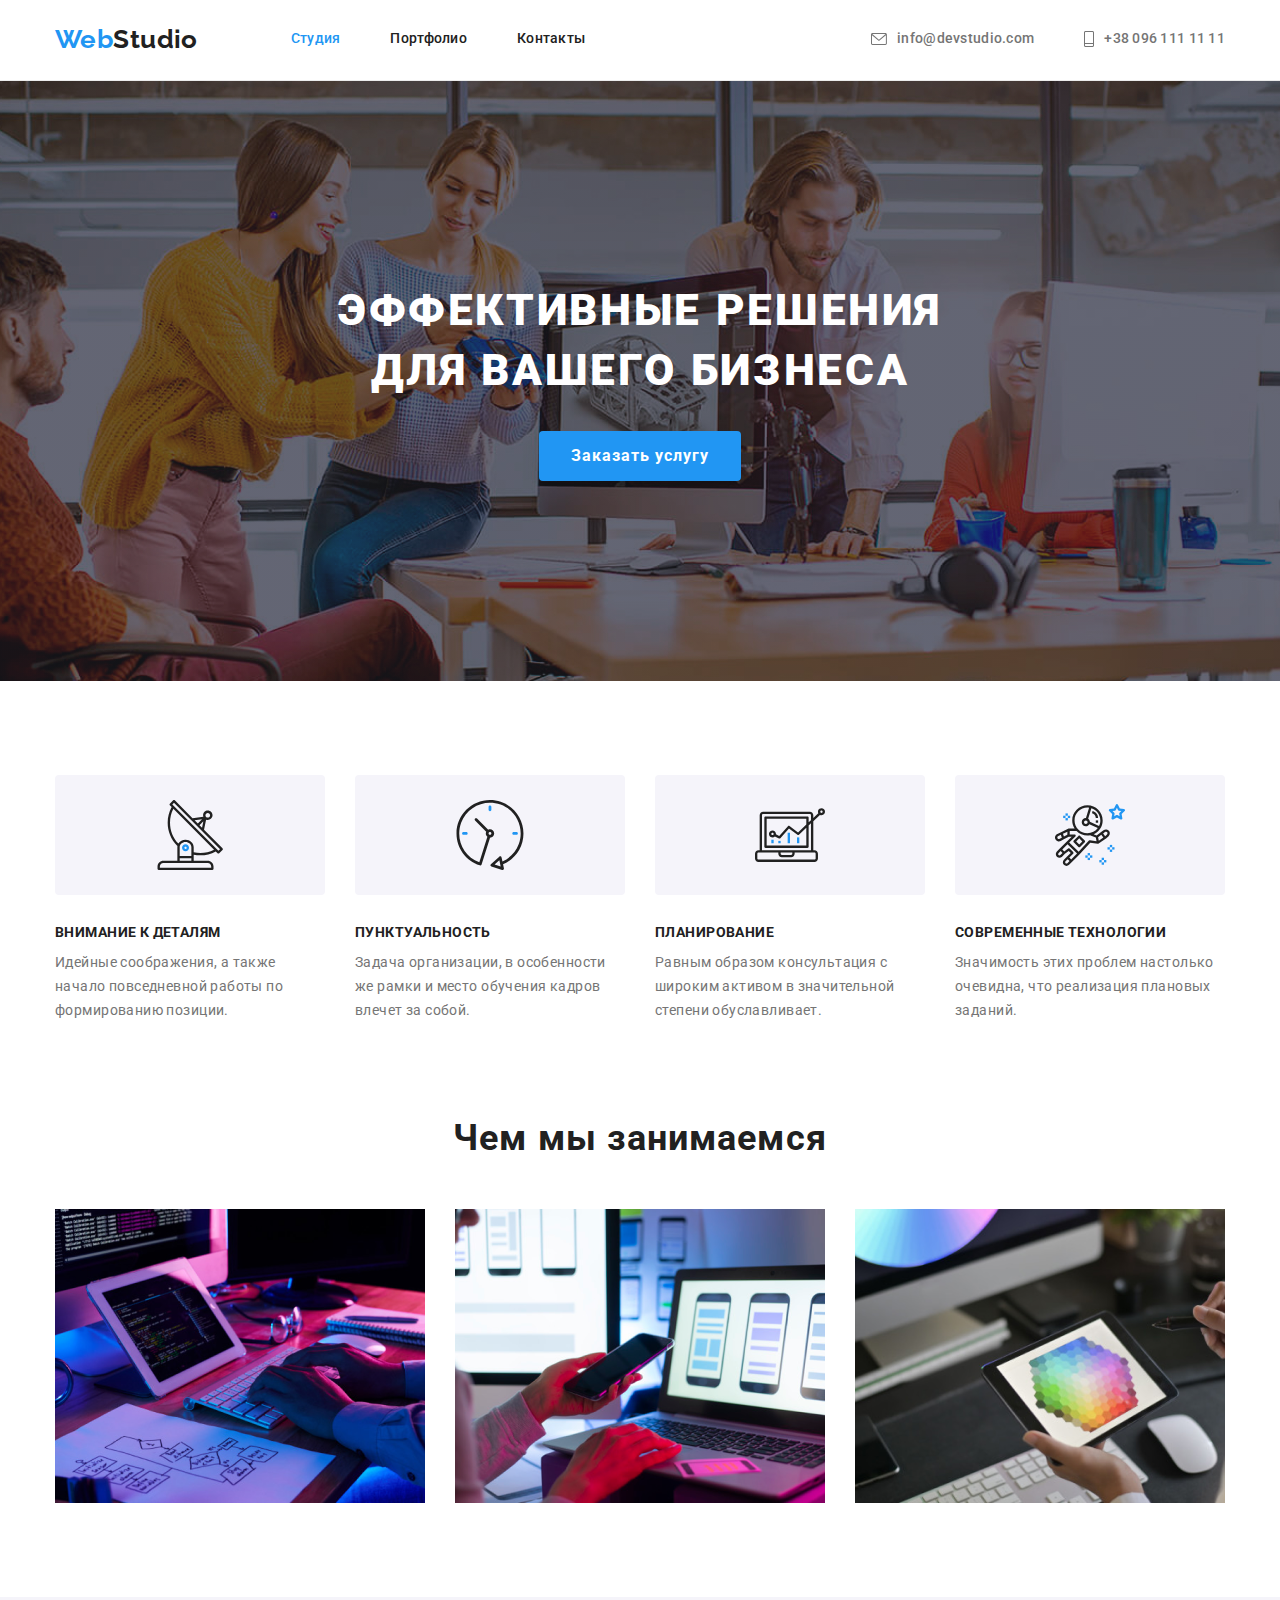
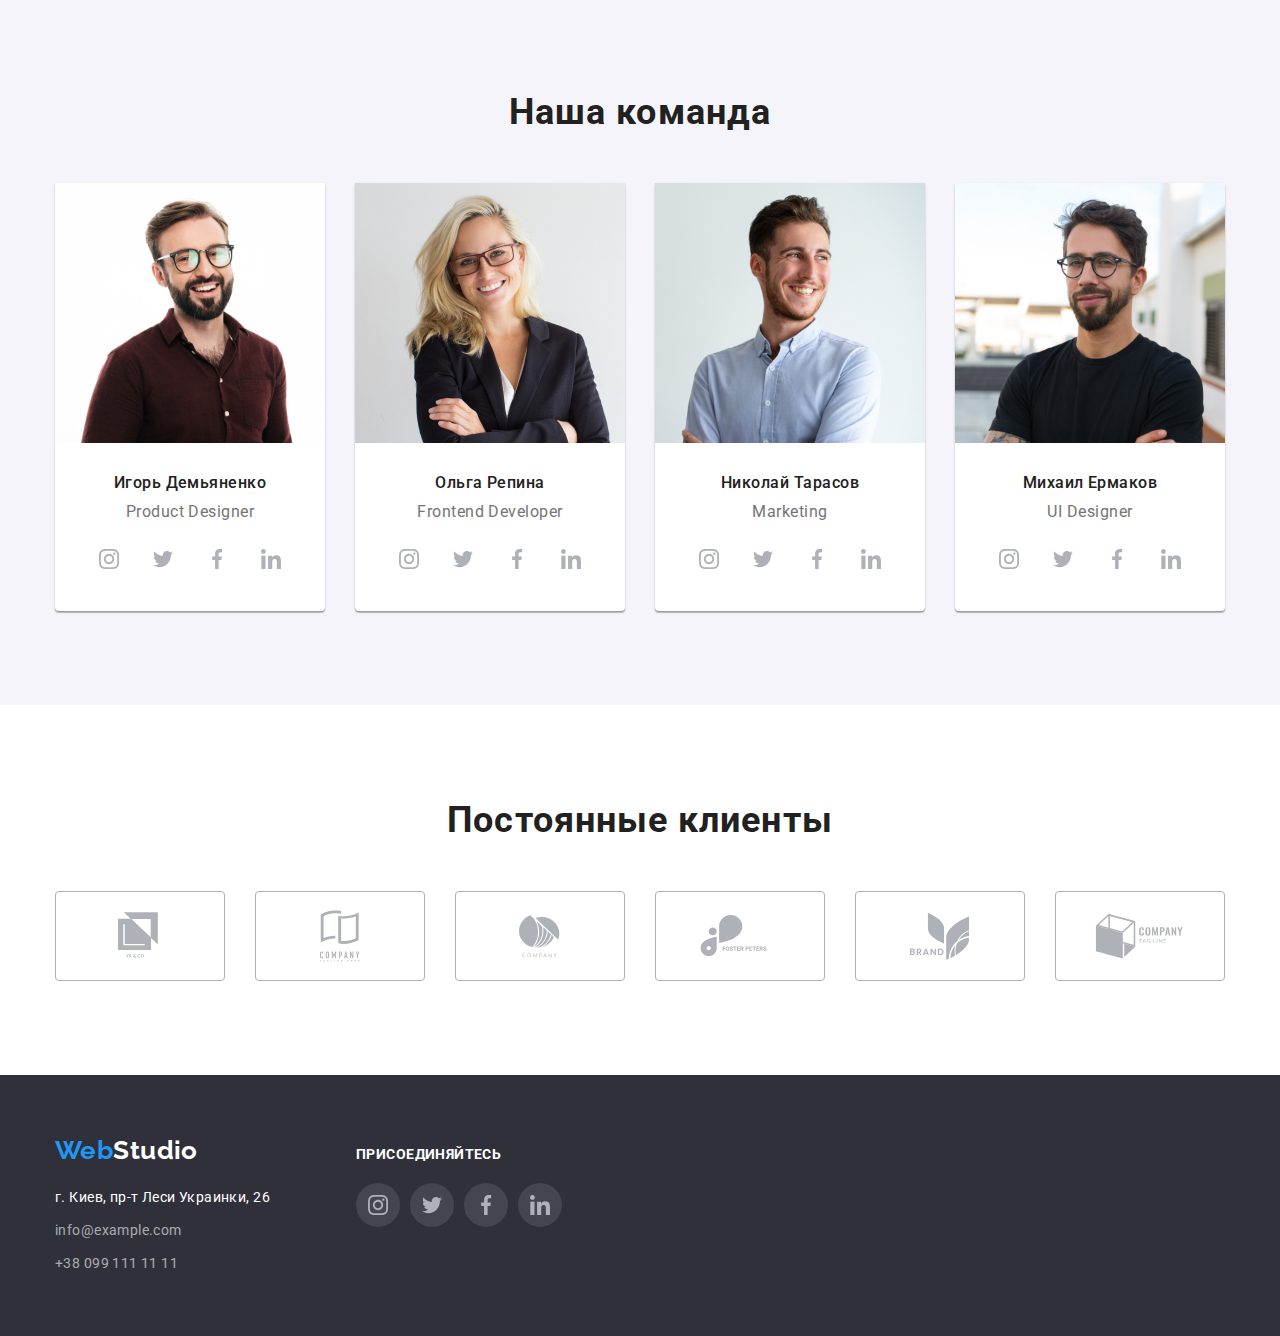
<file: index.html>
<!DOCTYPE html>
<html lang="ru">
<head>
    <meta charset="UTF-8">
    <meta name="viewport" content="width=device-width, initial-scale=1.0">
    <!--ПОДКЛЮЧЕНИЕ СТИЛЕЙ-->
    <link rel="stylesheet" href="./css/style.css">
    <link rel="preconnect" href="https://fonts.gstatic.com">
    <link href="https://fonts.googleapis.com/css2?family=Raleway:wght@700&family=Roboto:wght@400;500;700;900&display=swap" rel="stylesheet" />
    <link rel="stylesheet" href="./css/modern-normalize.css">

    <title>WebStudio</title>

</head>

<body>
    <!-- Шапка сайта -->

    <header>
        <div class="container nav">
            <nav class="main-nav">
                <a class="header-logo" href="./index.html">
                    <span>Web</span>
                    <span class="studio">Studio</span></a>
                <ul class="site-nav">
                    <li><a class="link current" href="./index.html">Студия</a></li>
                    <li><a class="link" href="./portfolio.html">Портфолио</a></li>
                    <li><a class="link" href="">Контакты</a></li>
                </ul>
            </nav>
            <ul class="contacts-header">
                <li class="item">
                    <a class="link" href="mailto:info@devstudio.com">
                        <svg class="contact-icon" width="16" height="12">
                            <use href="./images/symbol-defs.svg#envelope"></use>
                        </svg>
                        info@devstudio.com
                    </a>
                </li>
                <li class="item">
                    <a class="link" href="tell:+380961111111">
                        <svg width="10" height="16">
                            <use href="./images/symbol-defs.svg#phone"></use>
                        </svg>
                        +38 096 111 11 11
                    </a>
                </li>
            </ul>
        </div>
    </header>

    <main>
    <!-- Герой -->
        <section class="hero">
            <h1 class="hero-title">Эффективные решения<br> для вашего бизнеса</h1>
            <a class="hero-buton" href="">
                <span>Заказать услугу</span>
            </a>
        </section>
    <!-- Особенности -->
        <section class="features section">
            <div class="container">
                <h2 class="section-title hidden">Особенности</h2>
                <ul class="features-list">
                    <li>
                        <div>
                            <svg width="70" height="70">
                            <use href="./images/symbol-defs.svg#antenna"></use>
                        </svg>
                        </div>
                        <h3>Внимание к деталям</h3>
                        <p>Идейные соображения, а также начало повседневной работы по формированию позиции.</p>
                    </li>
                    <li>
                        <div>
                            <svg width="70" height="70">
                                <use href="./images/symbol-defs.svg#clock"></use>
                            </svg>
                        </div>
                        <h3>Пунктуальность</h3>
                        <p>Задача организации, в особенности же рамки и место обучения кадров влечет за собой.</p>
                    </li>
                    <li>
                        <div>
                            <svg width="70" height="70">
                                <use href="./images/symbol-defs.svg#diagram"></use>
                            </svg>
                        </div>
                        <h3>Планирование</h3>
                        <p>Равным образом консультация с широким активом в значительной степени обуславливает.</p>
                    </li>
                    <li>
                        <div>
                            <svg width="70" height="70">
                                <use href="./images/symbol-defs.svg#astronaut"></use>
                            </svg>
                        </div>
                        <h3>Современные технологии</h3>
                        <p>Значимость этих проблем настолько очевидна, что реализация плановых заданий.</p>
                    </li>
                </ul>
            </div>
        </section>
    <!-- Чем мы занимаемся -->
        <section class="our-directions section">
            <div class="container">
                <h2 class="section-title">Чем мы занимаемся</h2>
                <ul class="directions-list">
                    <li><img src="./images/img_1.png" alt="technology1" width="370" /></li>
                    <li><img src="./images/img_2.png" alt="technology2" width="370" /></li>
                    <li><img src="./images/img_3.png" alt="technology3" width="370" /></li>
                </ul>
            </div>
        </section>
    <!-- Наша команда -->
        <section class="team section">
            <div class="container">  
                <h2 class="section-title">Наша команда</h2>
                <ul class="team-list">
                    <li>
                        <img src="./images/Product_Designer.jpg" alt="Игорь Демьяненко" width="270" />
                        <div class="team-container">
                            <h3>Игорь Демьяненко</h3>
                            <p>Product Designer</p>
                        </div>
                        <div class="social-container">
                            <ul class="social-icon">
                                <li>
                                    <a href="">
                                        <svg width="20" height="20">
                                            <use href="./images/symbol-defs.svg#instagram"></use>
                                        </svg>
                                    </a>
                                </li>
                                <li>
                                    <a href="">
                                        <svg width="20" height="20">
                                            <use href="./images/symbol-defs.svg#twitter"></use>
                                        </svg>
                                    </a>
                                </li>
                                <li>
                                    <a href="">
                                        <svg width="20" height="20">
                                            <use href="./images/symbol-defs.svg#facebook"></use>
                                        </svg>
                                    </a>
                                </li>
                                <li>
                                    <a href="">
                                        <svg width="20" height="20">
                                            <use href="./images/symbol-defs.svg#linkedin"></use>
                                        </svg>
                                    </a>
                                </li>
                            </ul> 
                        </div>
                    </li>
                    <li>
                        <img src="./images/Frontend_Developer.jpg" alt="Ольга Репина" width="270" />
                        <div class="team-container">
                            <h3 class="team-title">Ольга Репина</h3>
                            <p>Frontend Developer</p>
                            <div class="social-container">
                                <ul class="social-icon">
                                    <li>
                                        <a href="">
                                            <svg width="20" height="20">
                                                <use href="./images/symbol-defs.svg#instagram"></use>
                                            </svg>
                                        </a>
                                    </li>
                                    <li>
                                        <a href="">
                                            <svg width="20" height="20">
                                                <use href="./images/symbol-defs.svg#twitter"></use>
                                            </svg>
                                        </a>
                                    </li>
                                    <li>
                                        <a href="">
                                            <svg width="20" height="20">
                                                <use href="./images/symbol-defs.svg#facebook"></use>
                                            </svg>
                                        </a>
                                    </li>
                                    <li>
                                        <a href="">
                                            <svg width="20" height="20">
                                                <use href="./images/symbol-defs.svg#linkedin"></use>
                                            </svg>
                                        </a>
                                    </li>
                                </ul>
                            </div>
                        </div>
                    </li>
                    <li>
                        <img src="./images/Marketing.jpg" alt="Николай Тарасов" width="270" />
                        <div class="team-container">
                            <h3 class="team-title">Николай Тарасов</h3>
                            <p>Marketing</p>
                            <div class="social-container">
                                <ul class="social-icon">
                                    <li>
                                        <a href="">
                                            <svg width="20" height="20">
                                                <use href="./images/symbol-defs.svg#instagram"></use>
                                            </svg>
                                        </a>
                                    </li>
                                    <li>
                                        <a href="">
                                            <svg width="20" height="20">
                                                <use href="./images/symbol-defs.svg#twitter"></use>
                                            </svg>
                                        </a>
                                    </li>
                                    <li>
                                        <a href="">
                                            <svg width="20" height="20">
                                                <use href="./images/symbol-defs.svg#facebook"></use>
                                            </svg>
                                        </a>
                                    </li>
                                    <li>
                                        <a href="">
                                            <svg width="20" height="20">
                                                <use href="./images/symbol-defs.svg#linkedin"></use>
                                            </svg>
                                        </a>
                                    </li>
                                </ul>
                            </div>
                        </div>
                    </li>
                    <li>
                        <img src="./images/UI_Designer.jpg" alt="Михаил Ермаков" width="270" />
                        <div class="team-container">
                            <h3 class="team-title">Михаил Ермаков</h3>
                            <p>UI Designer</p>
                            <div class="social-container">
                                <ul class="social-icon">
                                    <li>
                                        <a href="">
                                            <svg width="20" height="20">
                                                <use href="./images/symbol-defs.svg#instagram"></use>
                                            </svg>
                                        </a>
                                    </li>
                                    <li>
                                        <a href="">
                                            <svg width="20" height="20">
                                                <use href="./images/symbol-defs.svg#twitter"></use>
                                            </svg>
                                        </a>
                                    </li>
                                    <li>
                                        <a href="">
                                            <svg width="20" height="20">
                                                <use href="./images/symbol-defs.svg#facebook"></use>
                                            </svg>
                                        </a>
                                    </li>
                                    <li>
                                        <a href="">
                                            <svg width="20" height="20">
                                                <use href="./images/symbol-defs.svg#linkedin"></use>
                                            </svg>
                                        </a>
                                    </li>
                                </ul>
                            </div>
                        </div>
                    </li>
                </ul>
            </div>
        </section>
    <!--Постоянные клиенты-->
        <section class="client section">
            <div class="container">
                <h2 class="section-title">Постоянные клиенты</h2>
                <ul class="client-list">
                    <li>
                        <a href="">
                            <svg width="44" height="49">
                                <use href="./images/symbol-defs.svg#logo_1"></use>
                            </svg>
                        </a>
                    </li>
                    <li>
                        <a href="">
                        <svg width="40" height="52">
                            <use href="./images/symbol-defs.svg#logo_2"></use>
                        </svg>
                        </a>
                    </li>
                    <li>
                        <a href="">
                        <svg width="41" height="43">
                            <use href="./images/symbol-defs.svg#logo_3"></use>
                        </svg>
                        </a>
                    </li>
                    <li>
                        <a href="">
                        <svg width="80" height="42">
                            <use href="./images/symbol-defs.svg#logo_4"></use>
                        </svg>
                        </a>
                    </li>
                    <li>
                        <a href="">
                        <svg width="59" height="47">
                            <use href="./images/symbol-defs.svg#logo_5"></use>
                        </svg>
                        </a>
                    </li>
                    <li>
                        <a href="">
                        <svg width="89" height="45">
                            <use href="./images/symbol-defs.svg#logo_6"></use>
                        </svg>
                        </a>
                    </li>
                </ul>
            </div>
        </section>
    </main>
    <!--Подвал-->
    <footer class="fooder">
        <div class="container">
            <div class="info">
                <a class="fooder-logo" href="./index.html">
                    <span>Web</span>
                    <span class="studio">Studio</span>
                </a>
                <address class="addres"> г. Киев, пр-т Леси Украинки, 26</address>
                <ul class="contacts-fooder">
                    <li><a href="mailto:info@devstudio.com">info@example.com</a></li>
                    <li><a href="tell:+380961111111">+38 099 111 11 11</a></li>
                </ul>
            </div>
            <div class="social-container">
                <p>Присоединяйтесь</p>
                <ul class="social-icon">
                    <li>
                        <a href="">
                            <svg width="20" height="20">
                                <use href="./images/symbol-defs.svg#instagram"></use>
                            </svg>
                        </a>
                    </li>
                    <li>
                        <a href="">
                            <svg width="20" height="20">
                                <use href="./images/symbol-defs.svg#twitter"></use>
                            </svg>
                        </a>
                    </li>
                    <li>
                        <a href="">
                            <svg width="20" height="20">
                                <use href="./images/symbol-defs.svg#facebook"></use>
                            </svg>
                        </a>
                    </li>
                    <li>
                        <a href="">
                            <svg width="20" height="20">
                                <use href="./images/symbol-defs.svg#linkedin"></use>
                            </svg>
                        </a>
                    </li>
                </ul>
            </div>
        </div>
    </footer>
</body>
</html>
</file>
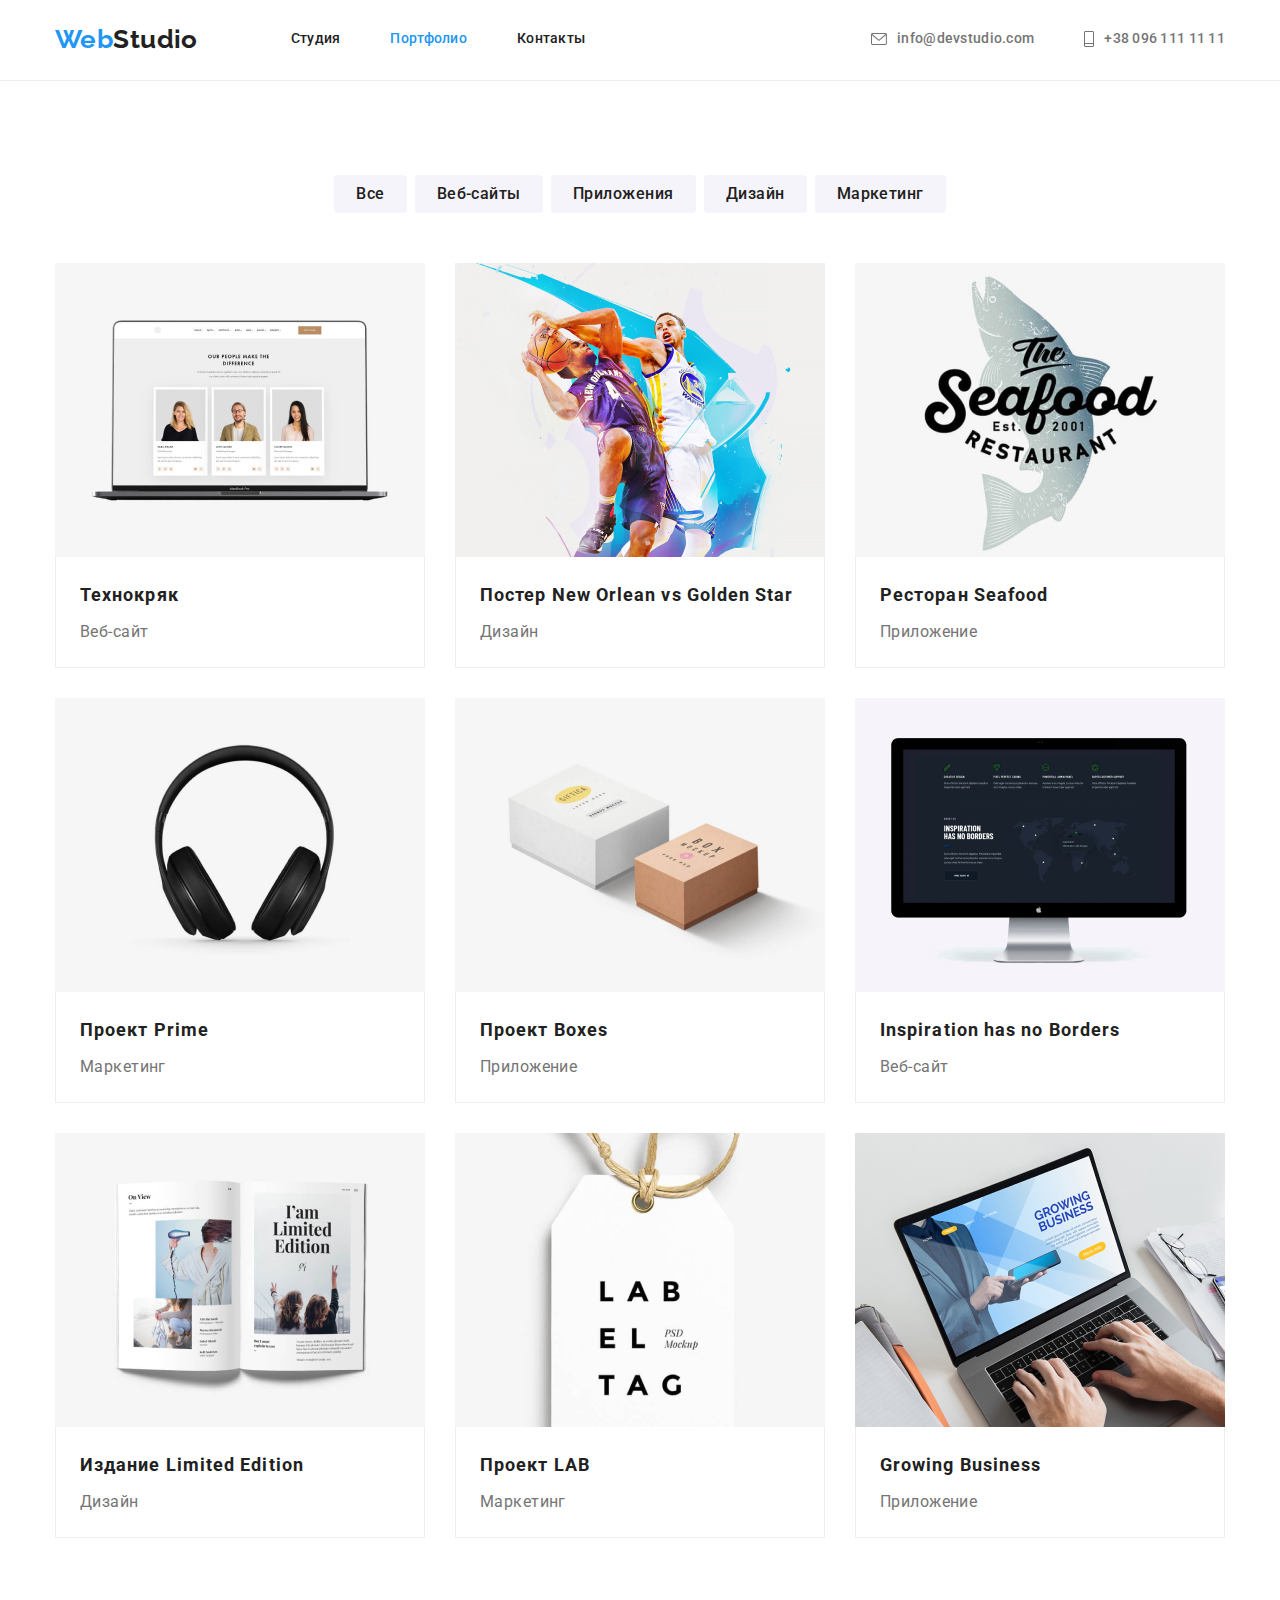
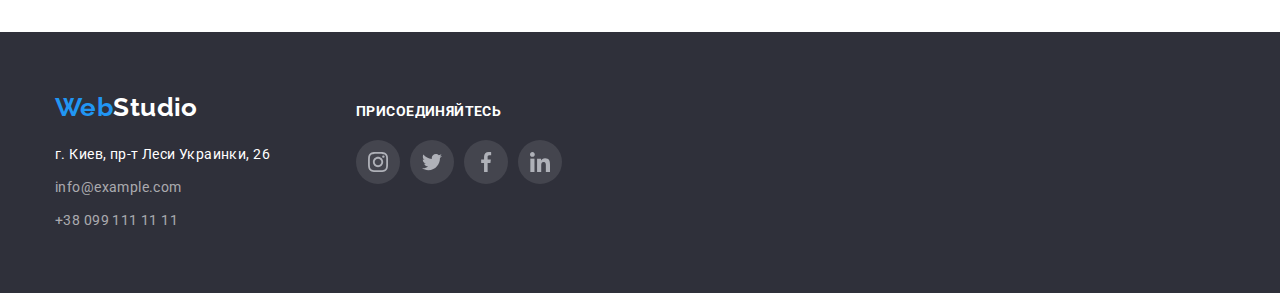
<file: portfolio.html>
<!DOCTYPE html>
<html lang="ru">
<head>
    <meta charset="UTF-8">
    <meta name="viewport" content="width=device-width, initial-scale=1.0">
    <!--ПОДКЛЮЧЕНИЕ СТИЛЕЙ-->
    <link rel="stylesheet" href="./css/style.css">
    <link rel="preconnect" href="https://fonts.gstatic.com">
    <link href="https://fonts.googleapis.com/css2?family=Raleway:wght@700&family=Roboto:wght@400;500;700;900&display=swap" rel="stylesheet" />
    <link rel="stylesheet" href="./css/modern-normalize.css">

    <title>WebStudio</title>

</head>

<body>
    <!-- Шапка сайта -->

    <header>
        <div class="container nav">
            <nav class="main-nav">
                <a class="header-logo" href="./index.html">
                    <span>Web</span>
                    <span class="studio">Studio</span></a>
                <ul class="site-nav">
                    <li><a class="link" href="./index.html">Студия</a></li>
                    <li><a class="link current" href="./portfolio.html">Портфолио</a></li>
                    <li><a class="link" href="">Контакты</a></li>
                </ul>
            </nav>
            <ul class="contacts-header">
                <li class="item">
                    <a class="link" href="mailto:info@devstudio.com">
                        <svg class="contact-icon" width="16" height="12">
                            <use href="./images/symbol-defs.svg#envelope"></use>
                        </svg>
                        info@devstudio.com
                    </a>
                </li>
                <li class="item">
                    <a class="link" href="tell:+380961111111">
                        <svg width="10" height="16">
                            <use href="./images/symbol-defs.svg#phone"></use>
                        </svg>
                        +38 096 111 11 11
                    </a>
                </li>
            </ul>
        </div>
    </header>
    <!--Портфолио-->
    <main>
        <section class="section porfolio">
            <div class="container">
                <h1 class="section-title hidden">Портфолио</h1>
                <ul class="content-selector list">
                    <li><button type="button">Все</button></li>
                    <li><button type="button">Веб-сайты</button></li>
                    <li><button type="button">Приложения</button></li>
                    <li><button type="button">Дизайн</button></li>
                    <li><button type="button">Маркетинг</button></li>
                </ul>
                <!--Весь контент-->
                <ul class="content-list">
                    <li class="projects">
                        <a href="">
                            <img src="./images/technocrack.jpg" alt="Технокряк" width="370"/>
                            <div class="project-content">
                                <h2>Технокряк</h2>
                                <p>Веб-сайт</p>
                            </div>
                        </a>
                    </li>
                    <li class="projects">
                        <a href="">
                            <img src="./images/new_orlean_vs_golden_star.jpg" alt="Постер New Orlean vs Golden Star" width="370" />
                            <div class="project-content">
                                <h2>Постер New Orlean vs Golden Star</h2>
                                <p>Дизайн</p>
                            </div>
                        </a>
                    </li>
                    <li class="projects">
                        <a href="">
                            <img src="./images/seafood_restaurant.jpg" alt="Ресторан Seafood" width="370" />
                            <div class="project-content">
                                <h2> Ресторан Seafood</h2>
                                <p>Приложение</p>
                            </div>
                        </a>
                    </li>
                    <li class="projects">
                        <a href="">
                            <img src="./images/prime_project.jpg" alt="Проект Prime" width="370" />
                            <div class="project-content">
                                <h2>Проект Prime</h2>
                                <p>Маркетинг</p>
                            </div>
                        </a>
                    </li>
                    <li class="projects">
                        <a href="">
                            <img src="./images/boxes_project.jpg" alt="Проект Boxes" width="370" />
                            <div class="project-content">
                                <h2>Проект Boxes</h2>
                                <p>Приложение</p>
                            </div>
                        </a>
                    </li>
                    <li class="projects">
                        <a href="">
                            <img src="./images/inspiration_has_no_borders.jpg" alt="Inspiration has no Borders" width="370" />
                            <div class="project-content">
                                <h2>Inspiration has no Borders</h2>
                                <p>Веб-сайт</p>
                            </div>
                        </a>
                    </li>
                    <li class="projects">
                        <a href="">
                            <img src="./images/limited_edition.jpg" alt="Издание Limited Edition" width="370" />
                            <div class="project-content">
                                <h2>Издание Limited Edition</h2>
                                <p>Дизайн</p>
                            </div>
                        </a>
                    </li>
                    <li class="projects">
                        <a href="">
                            <img src="./images/lab_project.jpg" alt="Проект LAB" width="370" />
                            <div class="project-content">
                                <h2>Проект LAB</h2>
                                <p>Маркетинг</p>
                            </div>
                        </a>
                    </li>
                    <li class="projects">
                        <a href="">
                            <img src="./images/growing_business.jpg" alt="Growing Business" width="370" />
                            <div class="project-content">
                                <h2>Growing Business</h2>
                                <p>Приложение</p>
                            </div>
                        </a>
                    </li>
                </ul>
            </div>
        </section>
    </main>

    <!--Подвал-->
    
    <footer class="fooder">
        <div class="container">
            <div class="info">
                <a class="fooder-logo" href="./index.html">
                    <span>Web</span>
                    <span class="studio">Studio</span>
                </a>
                <address class="addres"> г. Киев, пр-т Леси Украинки, 26</address>
                <ul class="contacts-fooder">
                    <li><a href="mailto:info@devstudio.com">info@example.com</a></li>
                    <li><a href="tell:+380961111111">+38 099 111 11 11</a></li>
                </ul>
            </div>
            <div class="social-container">
                <p>Присоединяйтесь</p>
                <ul class="social-icon">
                    <li>
                        <a href="">
                            <svg width="20" height="20">
                                <use href="./images/symbol-defs.svg#instagram"></use>
                            </svg>
                        </a>
                    </li>
                    <li>
                        <a href="">
                            <svg width="20" height="20">
                                <use href="./images/symbol-defs.svg#twitter"></use>
                            </svg>
                        </a>
                    </li>
                    <li>
                        <a href="">
                            <svg width="20" height="20">
                                <use href="./images/symbol-defs.svg#facebook"></use>
                            </svg>
                        </a>
                    </li>
                    <li>
                        <a href="">
                            <svg width="20" height="20">
                                <use href="./images/symbol-defs.svg#linkedin"></use>
                            </svg>
                        </a>
                    </li>
                </ul>
            </div>
        </div>
    </footer>
    </body>
    
    </html>
</file>
<file: css/style.css>
:root {
  --main-color: #ffffff;
  --primary-text-color: #757575;
  --title-text-color: #212121;
  --accent-color: #2196f3;
  --footer-contacts-text-color: rgba(255, 255, 255, 0.6);
  --main-dark-gray-color: #2f303a;
  --main-light-gray-color: #f5f4fa;
  --header-stroke-color: #ececec;
  --portfolio-stroke-color: #eeeeee;
  --hero-background-color: #c4c4c4;
  --hero-overlay-color: rgba(47, 48, 58, 0.4);
}

/* Общие */

body {
  color: var(--primary-text-color);
  background-color: var(--main-color);
  font-family: roboto, sans-serif;
  font-weight: 400;
  font-size: 14px;
  line-height: 1.71;
  letter-spacing: 0.03em;
}

.container {
  width: 1200px;
  margin-left: auto;
  margin-right: auto;
  padding-left: 15px;
  padding-right: 15px;
}

.section {
  padding-top: 94px;
  padding-bottom: 94px;
}

.features.section {
  padding-bottom: 0px;
}

/* HEADER */
header {
  border-bottom: 1px solid var(--header-stroke-color);
}

.nav {
  display: flex;
  justify-content: space-between;
  align-items: center;
  margin-top: 24px;
  margin-bottom: 25px;
}

/* Лого шапки и подвала */

.header-logo,
.fooder-logo {
  display: inline-flex;
  color: var(--accent-color);
  font-family: Raleway, sans-serif;
  font-weight: 700;
  font-size: 26px;
  line-height: 1.19;
}

.header-logo .studio {
  color: var(--title-text-color);
}

/* Навигация шапки */

.main-nav {
  display: flex;
  align-items: center;
}

.site-nav {
  display: flex;
  font-weight: 500;
  font-size: 14px;
  line-height: 1.14;
  letter-spacing: 0.02em;
  margin-left: 93px;
}

.site-nav li {
  margin-right: 50px;
}

.site-nav .link.current,
.site-nav .link.current:hover,
.site-nav .link.current:focus,
.site-nav .link:hover,
.site-nav .link:focus {
  color: var(--accent-color);
}

.site-nav .link {
  color: var(--title-text-color);
}

/* Контакты шапки */

.contacts-header {
  display: flex;
  align-items: center;
}

.contacts-header a {
  color: var(--primary-text-color);
  font-weight: 500;
  font-size: 14px;
  line-height: 1.14;
  letter-spacing: 0.02em;
  margin-left: 50px;
}

.contacts-header a:hover,
.contacts-header a:focus,
.contacts-fooder a:hover,
.contacts-fooder a:focus {
  color: var(--accent-color);
}

.contacts-header svg {
  margin-right: 10px;
  fill: currentColor;
}

.contacts-header .link {
  display: flex;
  align-items: center;
}

/* Герой */

.hero {
  max-width: 1600px;
  height: 600px;
  padding-top: 200px;
  margin-left: auto;
  margin-right: auto;
  text-align: center;

  background-image: linear-gradient(var(--hero-overlay-color), var(--hero-overlay-color)), url('../images/hero_img.jpg');
  background-color: var(--main-dark-gray-color);
  background-position: center;
  background-repeat: no-repeat;
  background-size: cover;
}

.hero-title {
  color: var(--main-color);
  font-weight: 900;
  font-size: 44px;
  line-height: 1.36;
  letter-spacing: 0.06em;
  margin-bottom: 30px;
  text-transform: uppercase;
}

.hero-buton {
  display: inline-block;
  background-color: var(--accent-color);
  color: var(--main-color);
  font-weight: 700;
  font-size: 16px;
  line-height: 1.87;
  letter-spacing: 0.06em;
  padding: 10px 32px;
  box-shadow: 0px 4px 4px rgba(0, 0, 0, 0.15);
  border-radius: 4px;
  min-width: 200px;
}

.section-title {
  color: var(--title-text-color);
  font-weight: 700;
  font-size: 36px;
  line-height: 1.17;
  letter-spacing: 0.03em;
  margin-bottom: 50px;
  text-align: center;
}

/* Особенности */

.section-title.hidden {
  display: none;
}

.features-list {
  display: flex;
}

.features-list div {
  display: flex;
  height: 120px;
  margin-bottom: 30px;
  border-radius: 4px;
  background-color: #f5f4fa;
  justify-content: center;
  align-items: center;
}

.features-list h3 {
  color: var(--title-text-color);
  font-weight: 700;
  font-size: 14px;
  line-height: 1.14;
  margin-bottom: 10px;
  text-transform: uppercase;
}

.features-list li {
  width: calc((100% - 90px) / 4);
}

.features-list li:not(:last-child) {
  margin-right: 30px;
}

/* Чем мы занимаемся */

.directions-list {
  display: flex;
}

.directions-list li:not(:last-child) {
  margin-right: 30px;
}

/* Секция Наша Команда */

.team.section {
  background-color: var(--main-light-gray-color);
}

.team-list {
  display: flex;
}

.team-list > li {
  box-shadow: 0px 1px 3px rgba(0, 0, 0, 0.12), 0px 1px 1px rgba(0, 0, 0, 0.14), 0px 2px 1px rgba(0, 0, 0, 0.2);
  border-radius: 0px 0px 4px 4px;
  background-color: var(--main-color);
  text-align: center;
}

.team-list li:not(:last-child) {
  margin-right: 30px;
}

.team-list h3 {
  margin-top: 30px;
  margin-bottom: 10px;
  color: var(--title-text-color);
  font-weight: 500;
  font-size: 16px;
  line-height: 1.19;
  letter-spacing: 0.03em;
}

.team-list p {
  margin-bottom: 16px;
  font-size: 16px;
  line-height: 1.19;
  letter-spacing: 0.03em;
}

.social-container .social-icon {
  display: flex;
  justify-content: center;
  margin-bottom: 30px;
}

.social-icon li:not(:last-child) {
  margin-right: 10px;
}

.social-icon a {
  display: flex;
  justify-content: center;
  align-items: center;

  width: 44px;
  height: 44px;
  border-radius: 50%;
  fill: #afb1b8;
}

.social-icon a:hover,
.social-icon a:focus {
  fill: var(--main-color);
  background-color: var(--accent-color);
}

/* Постоянные клиенты */

.client-list {
  display: flex;
}

.client-list li:not(:last-child) {
  margin-right: 30px;
}

.client-list li {
  display: flex;
  width: calc((100% - 150px) / 6);
}

.client-list a {
  display: flex;
  justify-content: center;
  align-items: center;

  width: 100%;
  height: 90px;

  fill: #afb1b8;
  border: 1px solid #afb1b8;
  border-radius: 4px;
}

.client-list a:hover,
.client-list a:focus {
  fill: var(--accent-color);
  border: 1px solid var(--accent-color);
}

/* Подвал */

.fooder {
  background-color: var(--main-dark-gray-color);
  padding-top: 60px;
  padding-bottom: 60px;
  height: 252;
}

.fooder .container {
  display: flex;
  align-items: baseline;
}

.fooder-logo {
  margin-bottom: 20px;
}

.fooder-logo .studio {
  color: var(--main-color);
}

.contacts-fooder li {
  margin-top: 9px;
}

.fooder .addres {
  color: var(--main-color);
}

.contacts-fooder a {
  color: var(--footer-contacts-text-color);
}

.fooder .info {
  margin-right: 86px;
}

.fooder .social-icon {
  display: flex;
}

.fooder .social-container p {
  margin-bottom: 20px;
  font-weight: 700;
  font-size: 14px;
  line-height: 1.14;
  letter-spacing: 0.03em;
  text-transform: uppercase;
  color: var(--main-color);
}

.social-icon a {
  display: flex;
  justify-content: center;
  align-items: center;
  fill: #afb1b8;
  background-color: rgba(255, 255, 255, 0.1);
}

/* Портфолио */
.content-selector {
  display: flex;
  justify-content: center;
  margin-bottom: 50px;
}

.content-selector li:not(:last-child) {
  margin-right: 8px;
}

.content-selector button {
  display: inline-block;
  color: var(--title-text-color);
  background-color: var(--main-light-gray-color);
  font-family: roboto;
  font-weight: 500;
  font-size: 16px;
  line-height: 1.62;
  border-radius: 4px;
  padding: 6px 22px;
  border: 0px;
  letter-spacing: 0.03em;
}

.content-selector button:hover,
.content-selector button:focus {
  background-color: var(--accent-color);
  color: var(--main-color);
  box-shadow: 0px 3px 1px rgba(0, 0, 0, 0.1), 0px 1px 2px rgba(0, 0, 0, 0.08), 0px 2px 2px rgba(0, 0, 0, 0.12);
}

.content-list {
  display: flex;
  flex-wrap: wrap;
}

.project-content {
  border-right: 1px solid var(--portfolio-stroke-color);
  border-bottom: 1px solid var(--portfolio-stroke-color);
  border-left: 1px solid var(--portfolio-stroke-color);
  padding: 20px 24px;
}

.content-list .projects {
  margin-right: 30px;
  margin-bottom: 30px;
}

.projects a:hover,
.projects a:focus {
  display: block;
  box-shadow: 0px 1px 1px rgba(0, 0, 0, 0.12), 0px 4px 4px rgba(0, 0, 0, 0.06), 1px 4px 6px rgba(0, 0, 0, 0.16);
}

.content-list .projects:nth-child(3n) {
  margin-right: 0px;
}

.content-list .projects:nth-last-child(-n + 3) {
  margin-bottom: 0px;
}

.project-content h2 {
  color: var(--title-text-color);
  font-weight: 700;
  font-size: 18px;
  line-height: 2;
  letter-spacing: 0.06em;
  margin-bottom: 4px;
}

.project-content p {
  color: var(--primary-text-color);
  font-size: 16px;
  line-height: 1.88;
}
</file>
